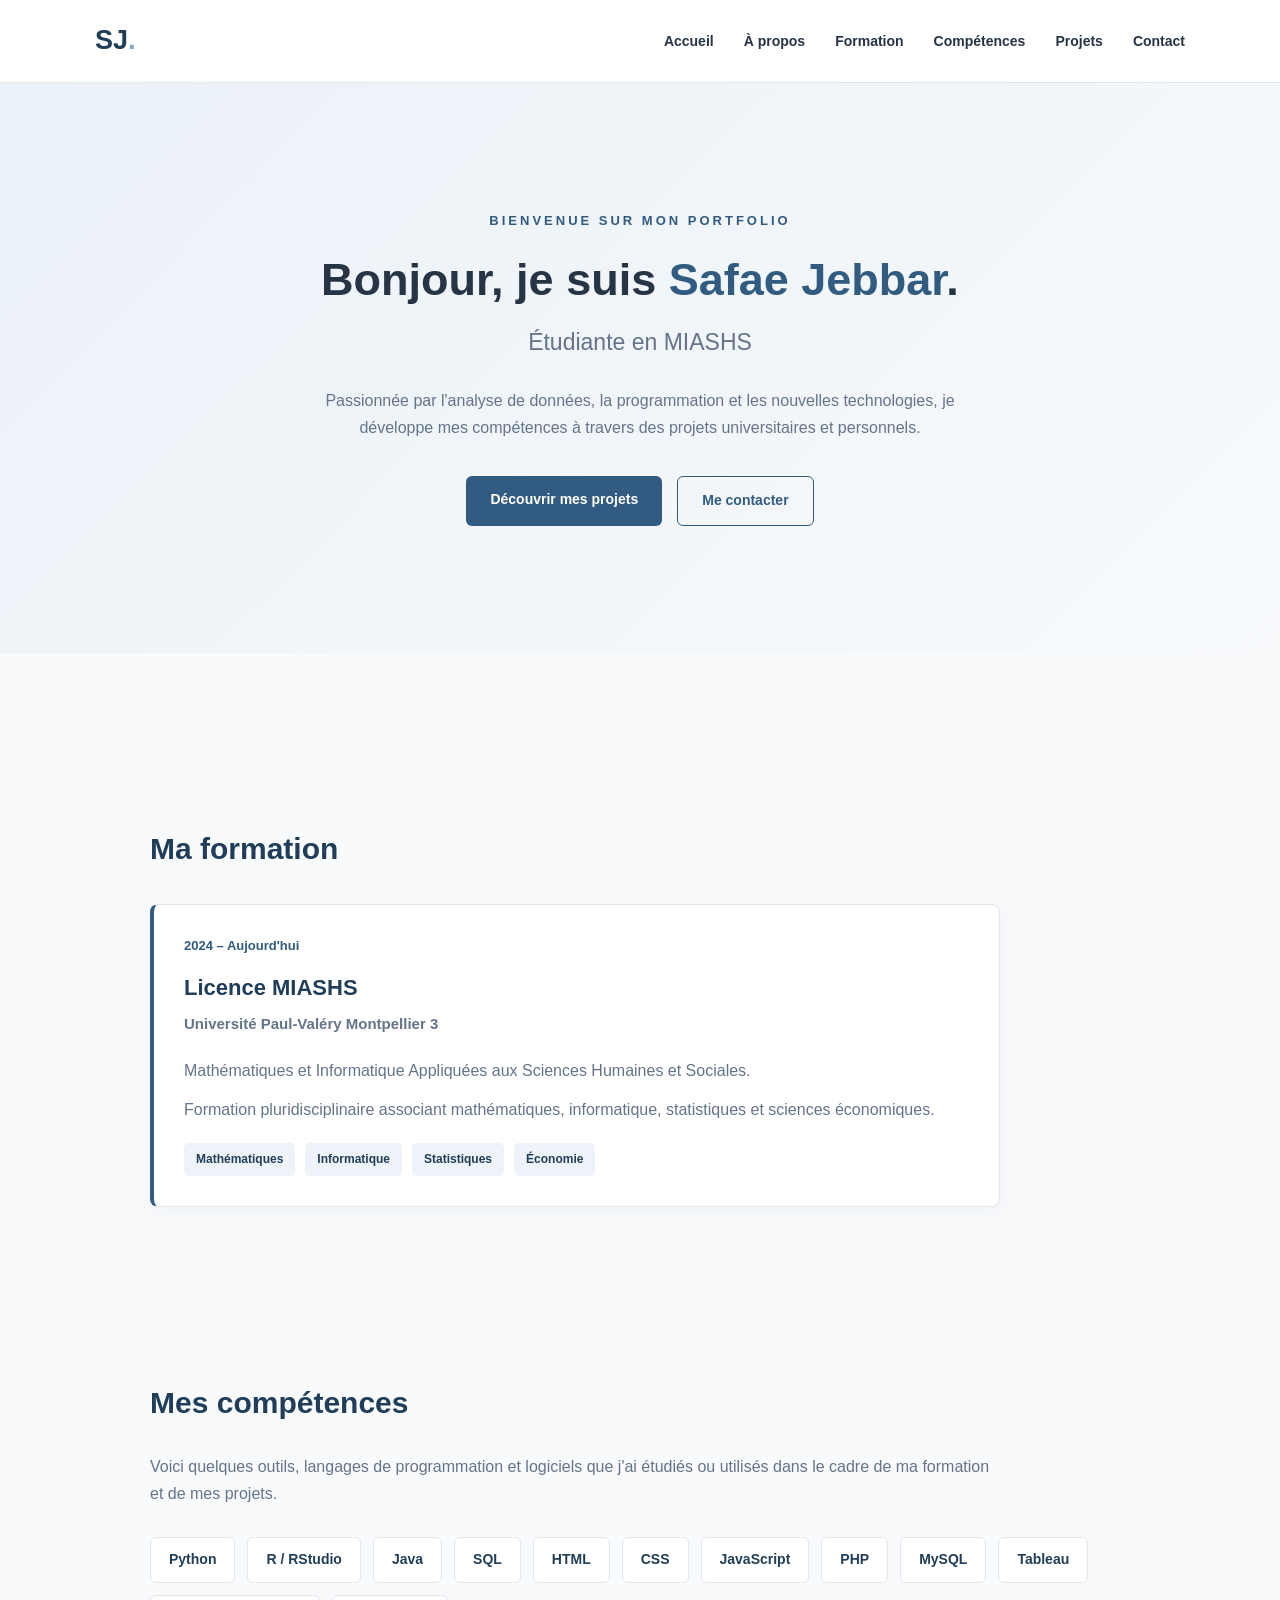
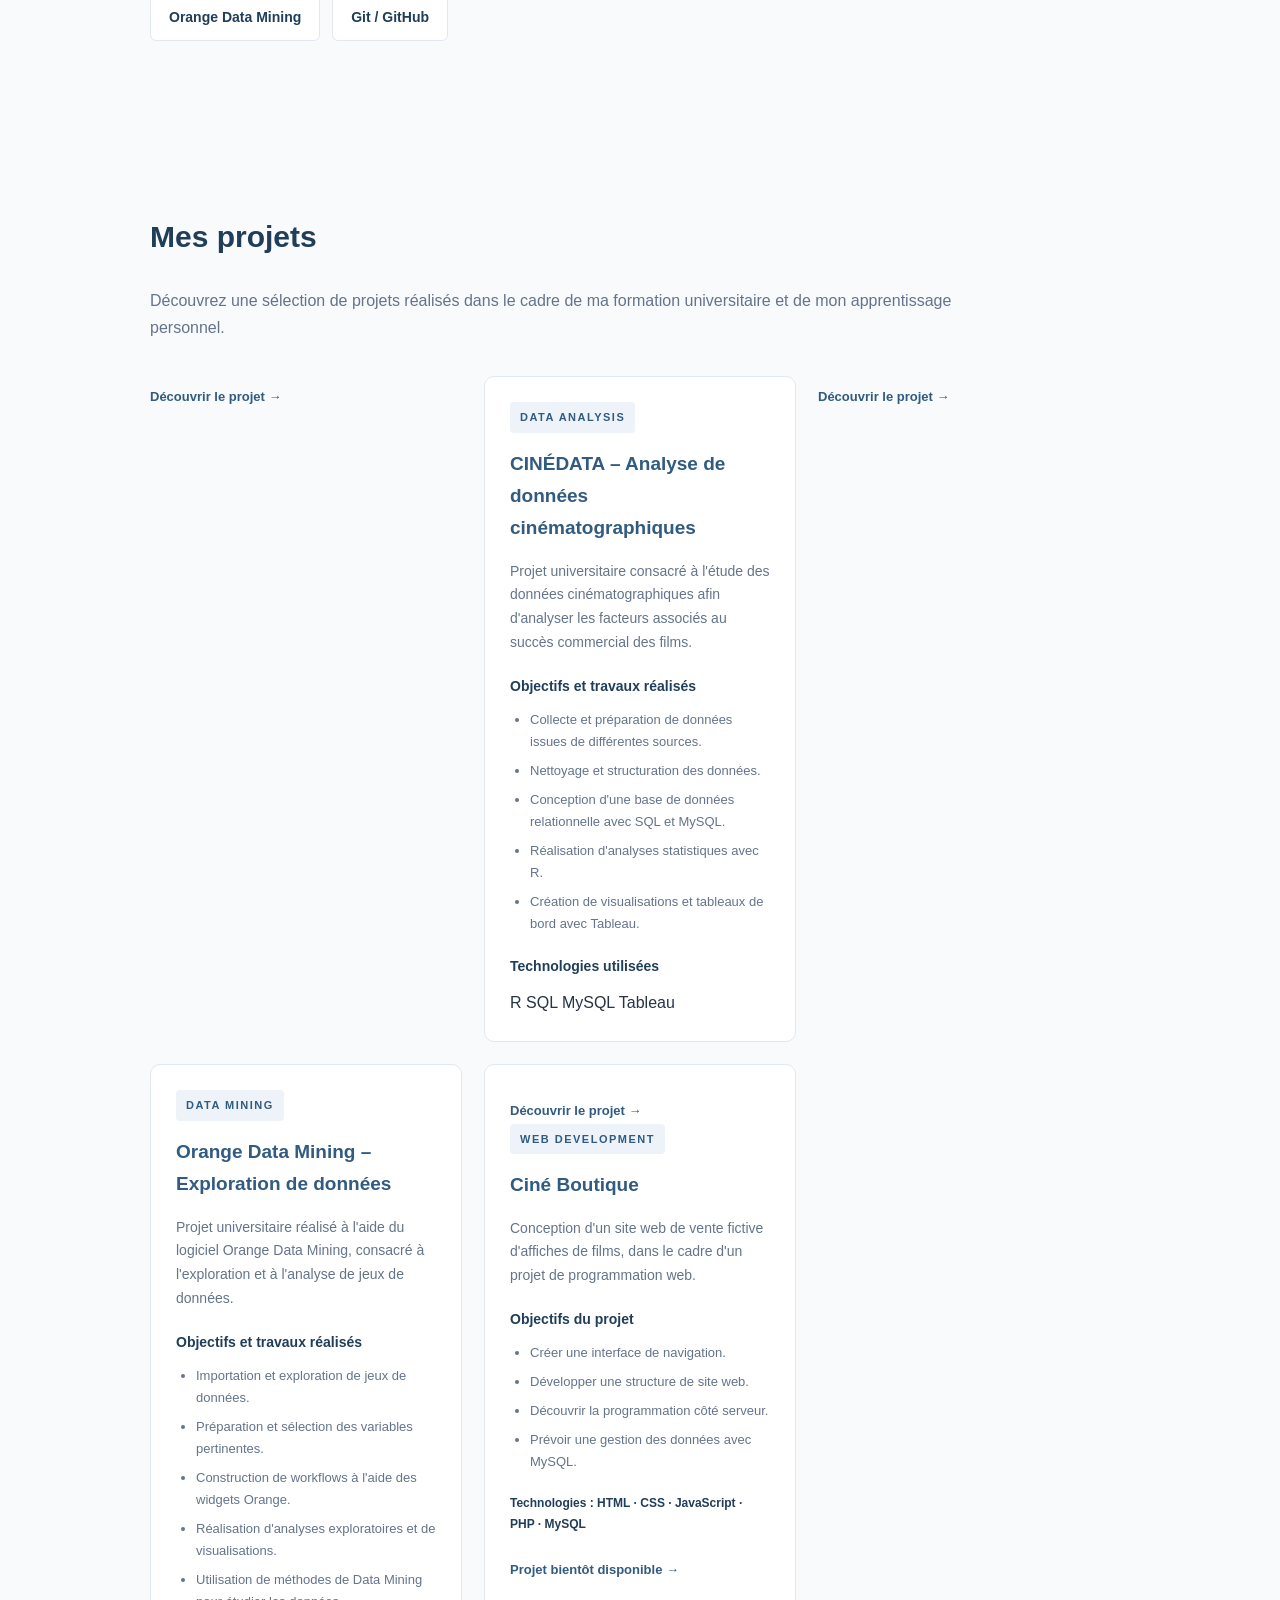
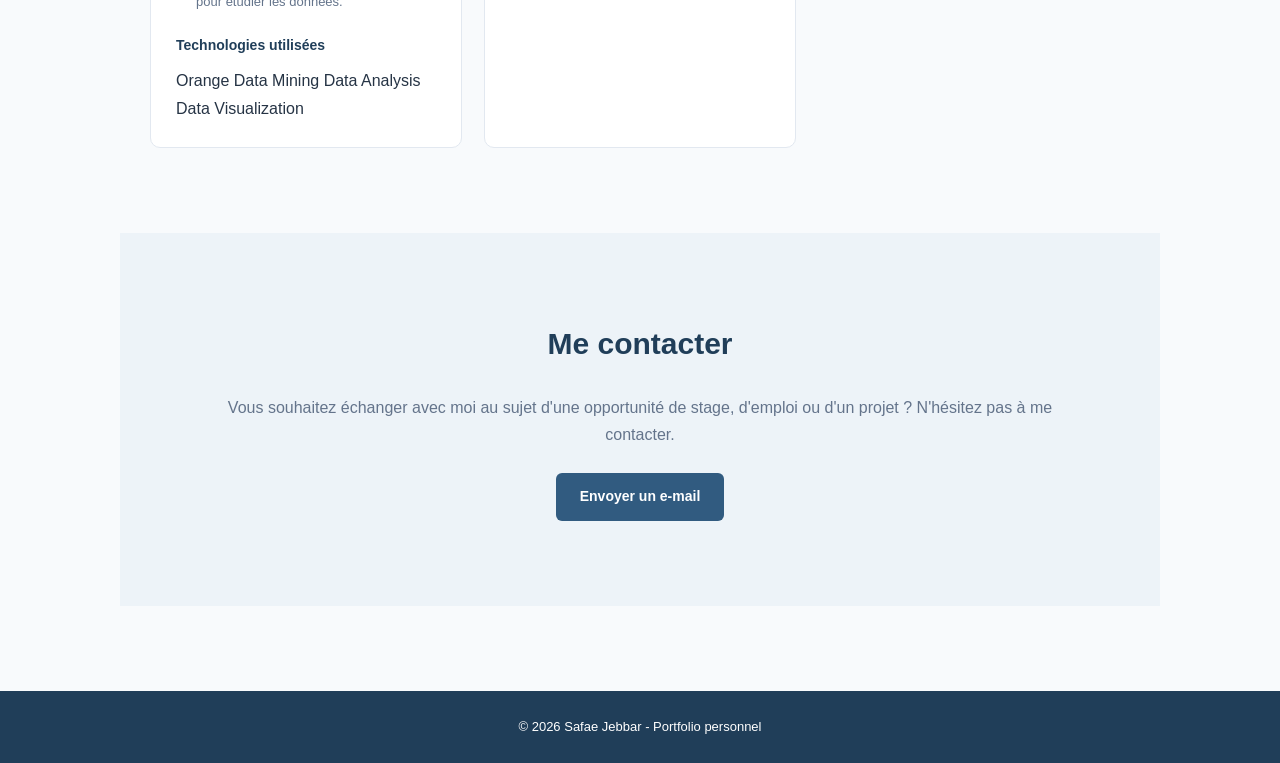
<file: index.html>
<!DOCTYPE html>
<html lang="fr">

<head>

    <meta charset="UTF-8">

    <meta name="viewport" content="width=device-width, initial-scale=1.0">

    <meta name="description"
          content="Portfolio de Safae Jebbar, étudiante en MIASHS, intéressée par la Data Science, la Data Analysis et l'informatique.">

    <meta name="author" content="Safae Jebbar">

    <title>Safae Jebbar | Portfolio</title>

    <!-- Feuille de style CSS -->
    <link rel="stylesheet" href="style.css">

</head>


<body>

    <!-- =====================================
         BARRE DE NAVIGATION
    ====================================== -->

    <header>

        <nav class="navbar">

            <a href="#accueil" class="logo">
                SJ<span>.</span>
            </a>

            <ul class="nav-links">

                <li><a href="#accueil">Accueil</a></li>

                <li><a href="#apropos">À propos</a></li>
                
                <li><a href="#formation">Formation</a></li>

                <li><a href="#competences">Compétences</a></li>

                <li><a href="#projets">Projets</a></li>

                <li><a href="#contact">Contact</a></li>

            </ul>

        </nav>

    </header>



    <!-- =====================================
         CONTENU PRINCIPAL
    ====================================== -->

    <main>


        <!-- =================================
             SECTION ACCUEIL
        ================================== -->

        <section id="accueil" class="hero">

            <div class="hero-content">

                <p class="subtitle">
                    BIENVENUE SUR MON PORTFOLIO
                </p>

                <h1>
                    Bonjour, je suis
                    <span>Safae Jebbar</span>.
                </h1>

                <h2>
                    Étudiante en MIASHS
                </h2>

                <p class="hero-description">

                    Passionnée par l'analyse de données,
                    la programmation et les nouvelles technologies,
                    je développe mes compétences à travers
                    des projets universitaires et personnels.

                </p>


                <div class="hero-buttons">

                    <a href="#projets" class="btn btn-primary">
                        Découvrir mes projets
                    </a>

                    <a href="#contact" class="btn btn-secondary">
                        Me contacter
                    </a>

                </div>

            </div>

        </section>



        <!-- =================================
             SECTION A PROPOS
        ================================== -->

        <section id="apropos" class="section">

<!-- =================================
     SECTION FORMATION
================================== -->

<section id="formation" class="section">

    <h2>Ma formation</h2>

    <div class="formation-container">

        <article class="formation-card">

            <div class="formation-date">
                2024 – Aujourd'hui
            </div>

            <h3>Licence MIASHS</h3>

            <h4>
                Université Paul-Valéry Montpellier 3
            </h4>

            <p>
                Mathématiques et Informatique Appliquées
                aux Sciences Humaines et Sociales.
            </p>

            <p>
                Formation pluridisciplinaire associant
                mathématiques, informatique, statistiques
                et sciences économiques.
            </p>

            <div class="formation-tags">
                <span>Mathématiques</span>
                <span>Informatique</span>
                <span>Statistiques</span>
                <span>Économie</span>
            </div>

        </article>

    </div>

</section>



        <!-- =================================
             SECTION COMPETENCES
        ================================== -->

        <section id="competences" class="section">

            <h2>Mes compétences</h2>

            <p>

                Voici quelques outils, langages de programmation
                et logiciels que j'ai étudiés ou utilisés
                dans le cadre de ma formation et de mes projets.

            </p>


            <div class="skills-list">

                <span>Python</span>

                <span>R / RStudio</span>

                <span>Java</span>

                <span>SQL</span>

                <span>HTML</span>

                <span>CSS</span>

                <span>JavaScript</span>

                <span>PHP</span>

                <span>MySQL</span>

                <span>Tableau</span>

                <span>Orange Data Mining</span>

                <span>Git / GitHub</span>

            </div>

        </section>



        <!-- =================================
             SECTION PROJETS
        ================================== -->

        <section id="projets" class="section">

            <h2>Mes projets</h2>

            <p>

                Découvrez une sélection de projets réalisés
                dans le cadre de ma formation universitaire
                et de mon apprentissage personnel.

            </p>


            <div class="projects-container">


                <!-- PROJET 1 : CINEDATA -->

             <a href="projets/cinedata/" class="project-link">
                Découvrir le projet →
            </a>
            <div class="project-card">

                <span class="project-category">DATA ANALYSIS</span>

                <h3>CINÉDATA – Analyse de données cinématographiques</h3>

        <p>
        Projet universitaire consacré à l'étude des données
        cinématographiques afin d'analyser les facteurs associés
        au succès commercial des films.
        </p>

    <h4>Objectifs et travaux réalisés</h4>

    <ul>
        <li>Collecte et préparation de données issues de différentes sources.</li>
        <li>Nettoyage et structuration des données.</li>
        <li>Conception d'une base de données relationnelle avec SQL et MySQL.</li>
        <li>Réalisation d'analyses statistiques avec R.</li>
        <li>Création de visualisations et tableaux de bord avec Tableau.</li>
    </ul>

    <h4>Technologies utilisées</h4>

    <div class="project-tags">
        <span>R</span>
        <span>SQL</span>
        <span>MySQL</span>
        <span>Tableau</span>
    </div>

</div>

                <!-- PROJET 2 : ORANGE DATA MINING -->
        <a href="projets/orange-data-mining/" class="project-link">
            Découvrir le projet →
        </a>
                
        <div class="project-card">

            <span class="project-category">DATA MINING</span>

            <h3>Orange Data Mining – Exploration de données</h3>

    <p>
        Projet universitaire réalisé à l'aide du logiciel Orange Data Mining,
        consacré à l'exploration et à l'analyse de jeux de données.
    </p>

    <h4>Objectifs et travaux réalisés</h4>

    <ul>
        <li>Importation et exploration de jeux de données.</li>
        <li>Préparation et sélection des variables pertinentes.</li>
        <li>Construction de workflows à l'aide des widgets Orange.</li>
        <li>Réalisation d'analyses exploratoires et de visualisations.</li>
        <li>Utilisation de méthodes de Data Mining pour étudier les données.</li>
    </ul>

    <h4>Technologies utilisées</h4>

    <div class="project-tags">
        <span>Orange Data Mining</span>
        <span>Data Analysis</span>
        <span>Data Visualization</span>
    </div>

</div>



                <!-- PROJET 3 : CINE BOUTIQUE -->

                <article class="project-card">

             <a href="projets/cine-boutique/" class="project-link">
                 Découvrir le projet →
            </a>

                    <div class="project-category">
                        WEB DEVELOPMENT
                    </div>

                    <h3>Ciné Boutique</h3>

                    <p>

                        Conception d'un site web de vente fictive
                        d'affiches de films, dans le cadre
                        d'un projet de programmation web.

                    </p>


                    <h4>Objectifs du projet</h4>

                    <ul>

                        <li>
                            Créer une interface de navigation.
                        </li>

                        <li>
                            Développer une structure de site web.
                        </li>

                        <li>
                            Découvrir la programmation côté serveur.
                        </li>

                        <li>
                            Prévoir une gestion des données avec MySQL.
                        </li>

                    </ul>


                    <p class="project-tech">

                        Technologies :
                        HTML · CSS · JavaScript · PHP · MySQL

                    </p>


                    <a href="#"
                       class="project-link">

                        Projet bientôt disponible →

                    </a>

                </article>


            </div>

        </section>



        <!-- =================================
             SECTION CONTACT
        ================================== -->

        <section id="contact" class="section">

            <h2>Me contacter</h2>

            <p>

                Vous souhaitez échanger avec moi au sujet
                d'une opportunité de stage, d'emploi ou d'un projet ?

                N'hésitez pas à me contacter.

            </p>


            <a href="mailto:TON-ADRESSE-MAIL"
               class="btn btn-primary">

                Envoyer un e-mail

            </a>

        </section>


    </main>



    <!-- =====================================
         PIED DE PAGE
    ====================================== -->

    <footer>

        <p>
            © 2026 Safae Jebbar - Portfolio personnel
        </p>

    </footer>



    <!-- =====================================
         FICHIER JAVASCRIPT
    ====================================== -->

    <script src="script.js"></script>


</body>

</html>
</file>
<file: style.css>
/* =========================================
   1. CONFIGURATION GENERALE
========================================= */

* {
    margin: 0;
    padding: 0;
    box-sizing: border-box;
    scroll-behavior: smooth;
}

:root {
    --background: #f8fafc;
    --white: #ffffff;
    --primary: #315b80;
    --primary-dark: #203e59;
    --accent: #83a9c9;
    --text: #263445;
    --text-light: #64748b;
    --border: #e2e8f0;
}

body {
    font-family: Arial, Helvetica, sans-serif;
    background-color: var(--background);
    color: var(--text);
    line-height: 1.7;
}


/* =========================================
   2. BARRE DE NAVIGATION
========================================= */

header {
    width: 100%;
    background-color: var(--white);
    border-bottom: 1px solid var(--border);
    position: sticky;
    top: 0;
    z-index: 100;
}

.navbar {
    max-width: 1150px;
    margin: auto;
    padding: 18px 30px;

    display: flex;
    justify-content: space-between;
    align-items: center;
}

.logo {
    font-size: 27px;
    font-weight: bold;
    color: var(--primary-dark);
    text-decoration: none;
}

.logo span {
    color: var(--accent);
}

.nav-links {
    display: flex;
    gap: 30px;
    list-style: none;
}

.nav-links a {
    color: var(--text);
    text-decoration: none;
    font-size: 14px;
    font-weight: 600;
    transition: color 0.3s;
}

.nav-links a:hover {
    color: var(--primary);
}


/* =========================================
   3. SECTION ACCUEIL
========================================= */

.hero {
    min-height: 570px;
    padding: 100px 30px;

    display: flex;
    align-items: center;
    justify-content: center;

    background: linear-gradient(
        135deg,
        #eaf1f7,
        #f8fafc
    );
}

.hero-content {
    max-width: 850px;
    text-align: center;
}

.subtitle {
    color: var(--primary);
    font-size: 13px;
    font-weight: bold;
    letter-spacing: 3px;
    margin-bottom: 20px;
}

.hero h1 {
    font-size: 45px;
    line-height: 1.25;
    margin-bottom: 15px;
}

.hero h1 span {
    color: var(--primary);
}

.hero h2 {
    font-size: 23px;
    color: var(--text-light);
    font-weight: 500;
    margin-bottom: 25px;
}

.hero-description {
    max-width: 650px;
    margin: auto;
    color: var(--text-light);
    font-size: 16px;
}


/* =========================================
   4. BOUTONS
========================================= */

.hero-buttons {
    display: flex;
    justify-content: center;
    gap: 15px;
    margin-top: 35px;
    flex-wrap: wrap;
}

.btn {
    display: inline-block;
    padding: 12px 24px;
    border-radius: 6px;

    text-decoration: none;
    font-size: 14px;
    font-weight: bold;

    transition: all 0.3s ease;
}

.btn-primary {
    background-color: var(--primary);
    color: white;
}

.btn-primary:hover {
    background-color: var(--primary-dark);
    transform: translateY(-3px);
}

.btn-secondary {
    border: 1px solid var(--primary);
    color: var(--primary);
    background-color: transparent;
}

.btn-secondary:hover {
    background-color: var(--primary);
    color: white;
}


/* =========================================
   5. SECTIONS GENERALES
========================================= */

.section {
    max-width: 1100px;
    margin: auto;
    padding: 85px 30px;
}

.section h2 {
    font-size: 30px;
    color: var(--primary-dark);
    margin-bottom: 25px;
}

.section > p {
    max-width: 850px;
    color: var(--text-light);
    margin-bottom: 15px;
}


/* =========================================
   6. COMPETENCES
========================================= */

.skills-list {
    display: flex;
    flex-wrap: wrap;
    gap: 12px;
    margin-top: 30px;
}

.skills-list span {
    padding: 10px 18px;
    background-color: var(--white);
    border: 1px solid var(--border);
    border-radius: 6px;

    color: var(--primary-dark);
    font-size: 14px;
    font-weight: 600;

    transition: all 0.3s ease;
}

.skills-list span:hover {
    background-color: var(--primary);
    color: white;
    transform: translateY(-3px);
}


/* =========================================
   7. PROJETS
========================================= */

.projects-container {
    display: grid;
    grid-template-columns: repeat(3, 1fr);
    gap: 22px;
    margin-top: 35px;
}

.project-card {
    background-color: var(--white);
    border: 1px solid var(--border);
    border-radius: 10px;
    padding: 25px;

    transition: all 0.3s ease;
}

.project-card:hover {
    transform: translateY(-6px);
    box-shadow: 0 10px 25px rgba(31, 55, 79, 0.08);
}

.project-card h3 {
    color: var(--primary);
    font-size: 19px;
    margin-bottom: 15px;
}

.project-card p {
    color: var(--text-light);
    font-size: 14px;
    margin-bottom: 15px;
}

.project-card .project-tech {
    color: var(--primary-dark);
    font-weight: bold;
    font-size: 12px;
    margin-top: 20px;
}


/* =========================================
   8. CONTACT
========================================= */

#contact {
    text-align: center;
    background-color: #edf3f8;
    max-width: 100%;
}

#contact p {
    margin: 0 auto 25px;
}


/* =========================================
   9. PIED DE PAGE
========================================= */

footer {
    background-color: var(--primary-dark);
    color: white;
    text-align: center;
    padding: 25px;

    font-size: 13px;
}


/* =========================================
   10. RESPONSIVE DESIGN
========================================= */

@media screen and (max-width: 850px) {

    .projects-container {
        grid-template-columns: repeat(2, 1fr);
    }

    .hero h1 {
        font-size: 36px;
    }

}

@media screen and (max-width: 600px) {

    .navbar {
        flex-direction: column;
        gap: 15px;
    }

    .nav-links {
        gap: 12px;
        flex-wrap: wrap;
        justify-content: center;
    }

    .hero {
        padding: 75px 20px;
    }

    .hero h1 {
        font-size: 30px;
    }

    .hero h2 {
        font-size: 19px;
    }

    .section {
        padding: 60px 22px;
    }

    .section h2 {
        font-size: 25px;
    }

    .projects-container {
        grid-template-columns: 1fr;
    }

}


/* =========================================
   ANIMATIONS JAVASCRIPT
========================================= */

.hidden {
    opacity: 0;
    transform: translateY(25px);
    transition: opacity 0.7s ease, transform 0.7s ease;
}

.visible {
    opacity: 1;
    transform: translateY(0);
}




/* =========================================
   AMELIORATION DES CARTES PROJETS
========================================= */

.project-category {
    display: inline-block;
    color: var(--primary);
    background-color: #edf3f8;

    font-size: 11px;
    font-weight: bold;
    letter-spacing: 1.5px;

    padding: 6px 10px;
    border-radius: 4px;

    margin-bottom: 15px;
}

.project-card h4 {
    font-size: 14px;
    color: var(--primary-dark);
    margin-top: 20px;
    margin-bottom: 10px;
}

.project-card ul {
    padding-left: 20px;
    margin-bottom: 20px;
}

.project-card li {
    color: var(--text-light);
    font-size: 13px;
    margin-bottom: 7px;
}

.project-link {
    display: inline-block;
    margin-top: 10px;

    color: var(--primary);
    text-decoration: none;
    font-size: 13px;
    font-weight: bold;
}

.project-link:hover {
    color: var(--primary-dark);
    text-decoration: underline;
}



/* =========================================
   SECTION FORMATION
========================================= */

.formation-container {
    margin-top: 30px;
    max-width: 850px;
}

.formation-card {
    background-color: var(--white);
    border: 1px solid var(--border);
    border-left: 4px solid var(--primary);

    border-radius: 8px;
    padding: 30px;

    box-shadow: 0 5px 20px rgba(31, 55, 79, 0.04);
}

.formation-date {
    color: var(--primary);
    font-size: 13px;
    font-weight: bold;
    margin-bottom: 12px;
}

.formation-card h3 {
    font-size: 22px;
    color: var(--primary-dark);
    margin-bottom: 5px;
}

.formation-card h4 {
    color: var(--text-light);
    font-size: 15px;
    margin-bottom: 20px;
}

.formation-card p {
    color: var(--text-light);
    margin-bottom: 12px;
}

.formation-tags {
    display: flex;
    flex-wrap: wrap;
    gap: 10px;
    margin-top: 20px;
}

.formation-tags span {
    background-color: #edf3f8;
    color: var(--primary-dark);

    padding: 6px 12px;
    border-radius: 5px;

    font-size: 12px;
    font-weight: 600;
}
</file>
